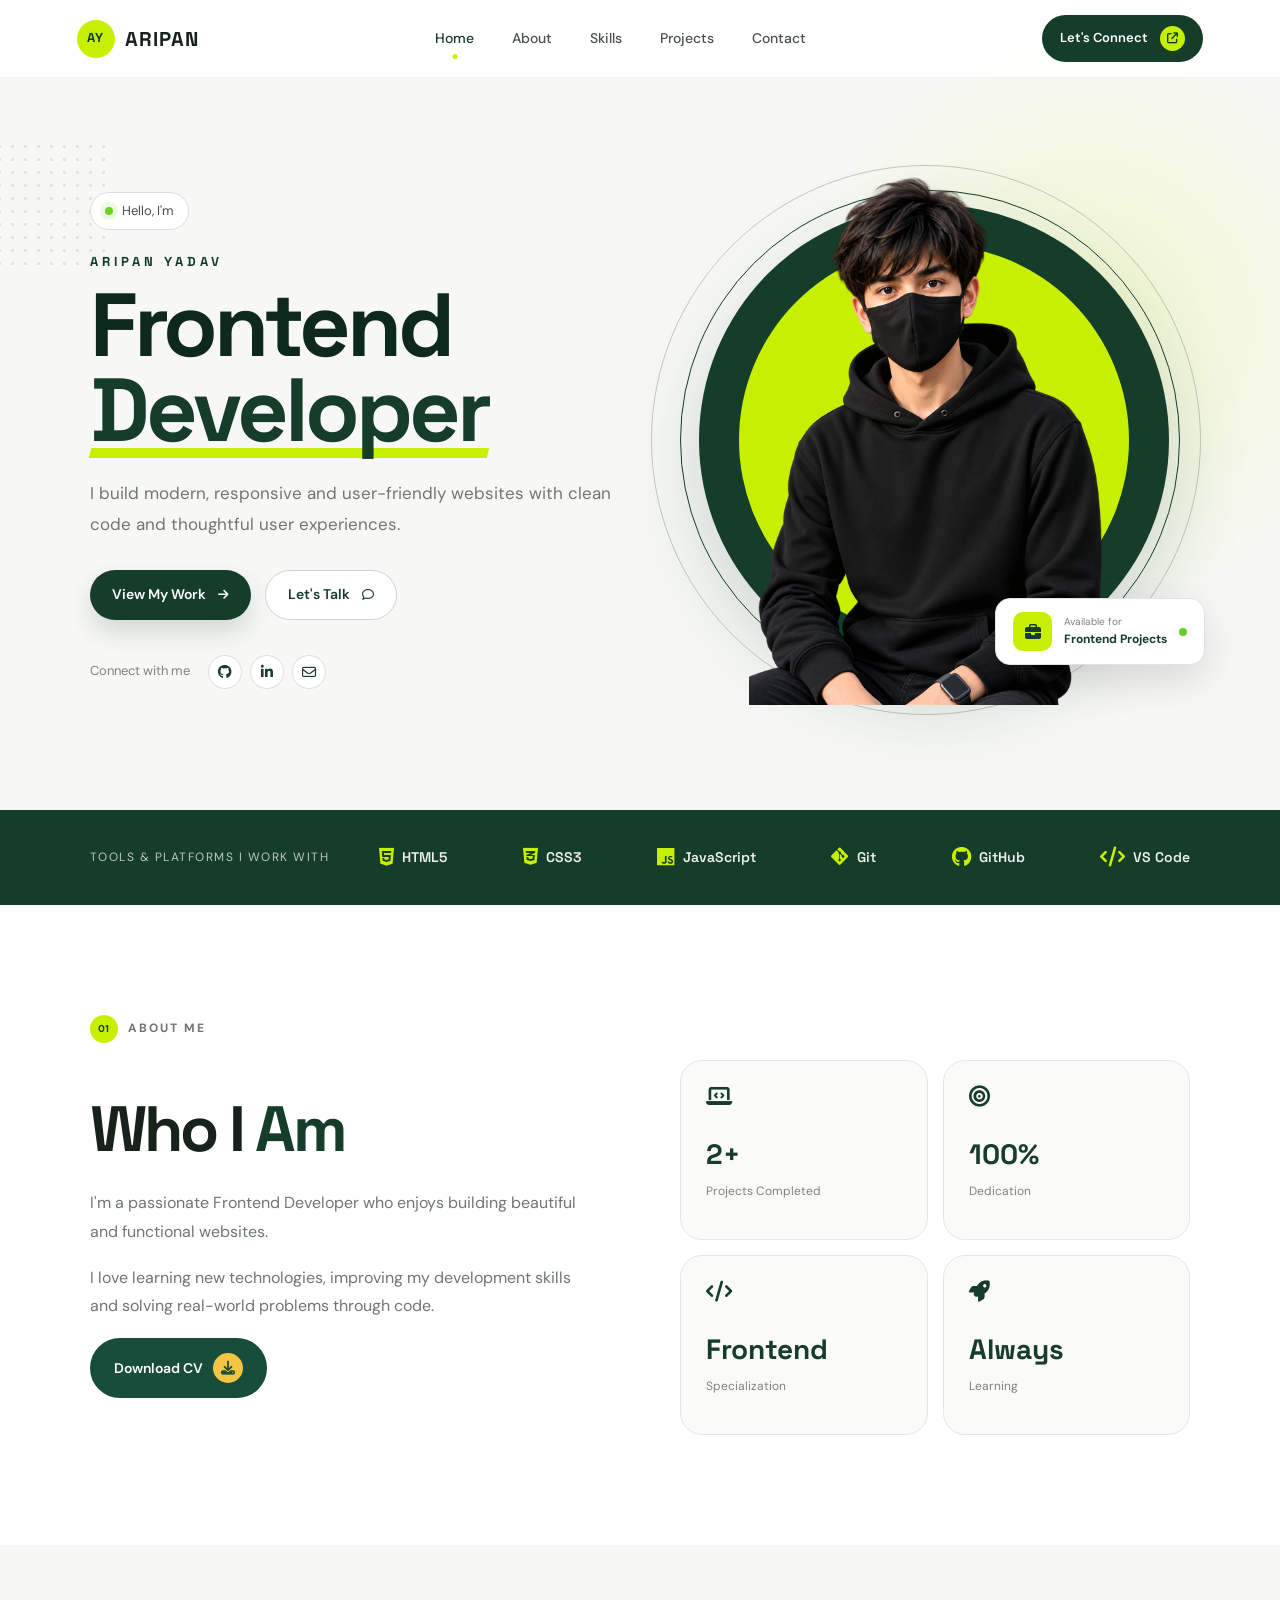
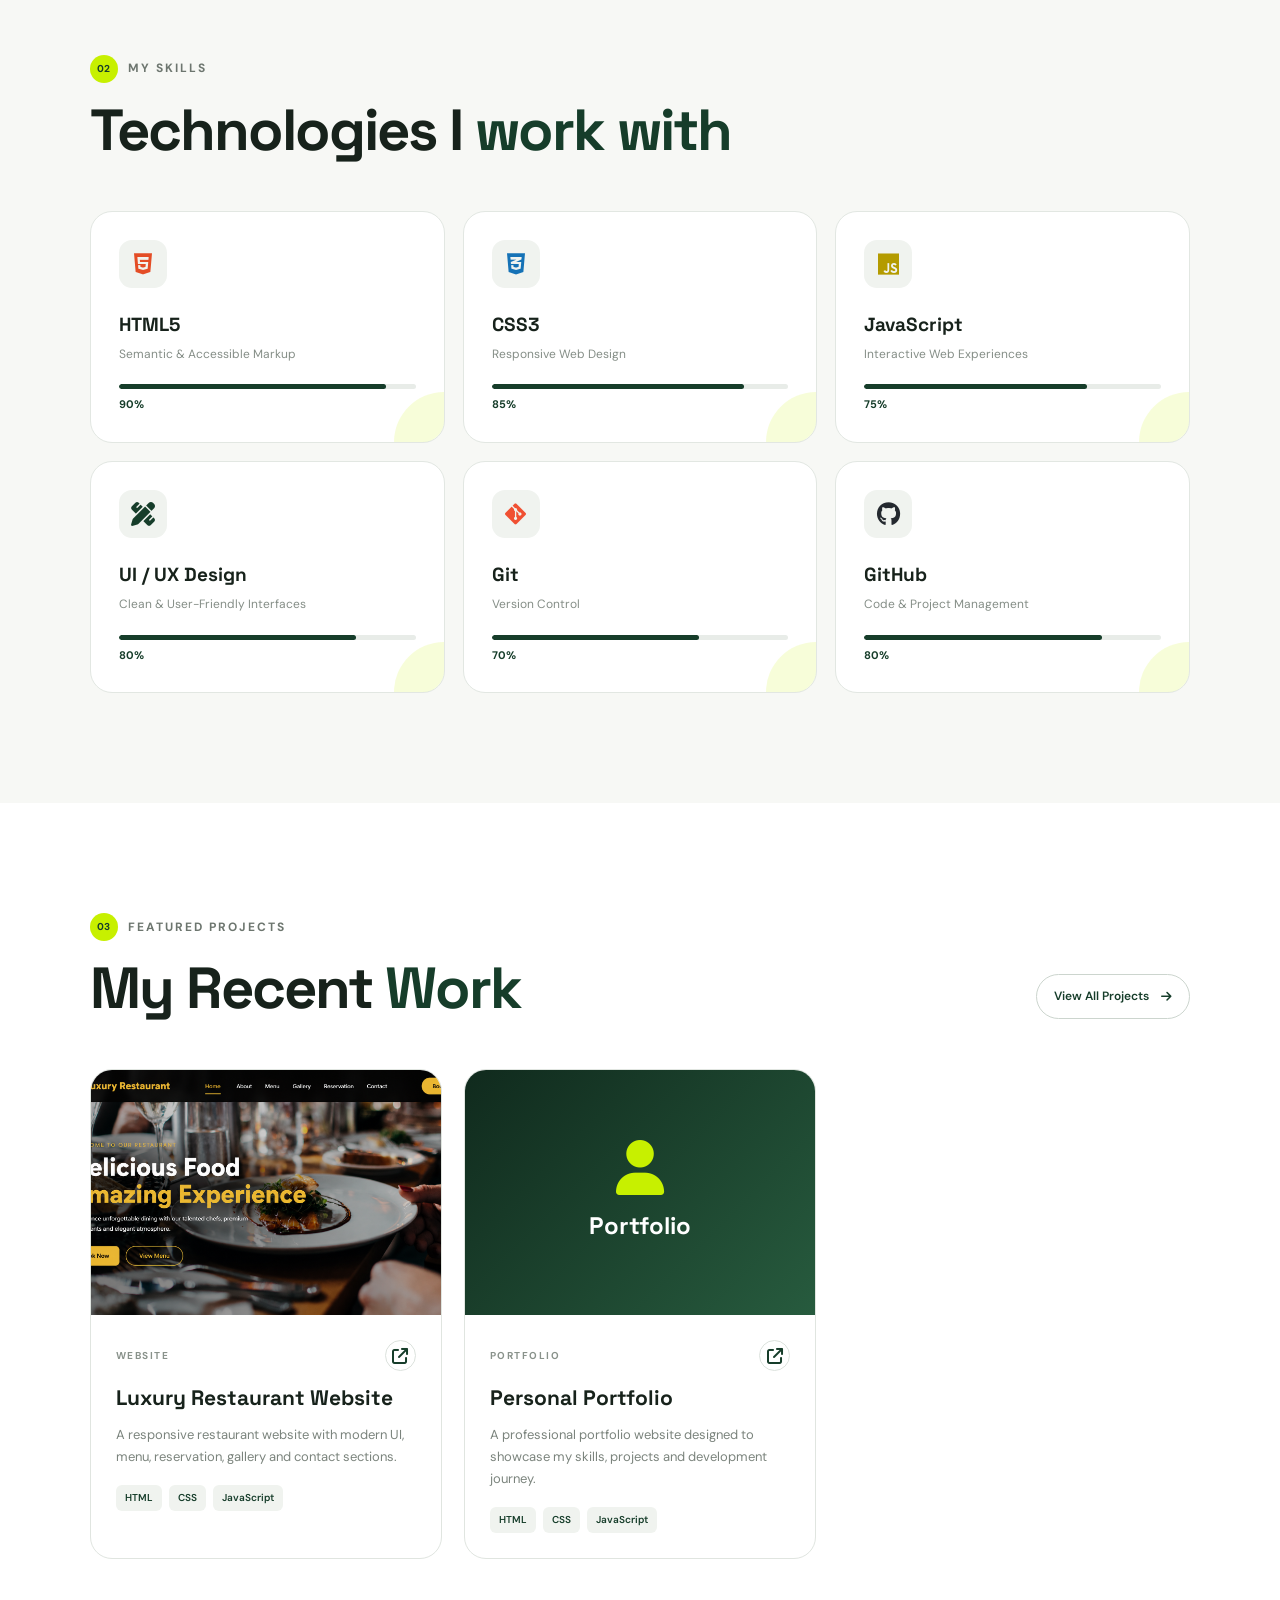
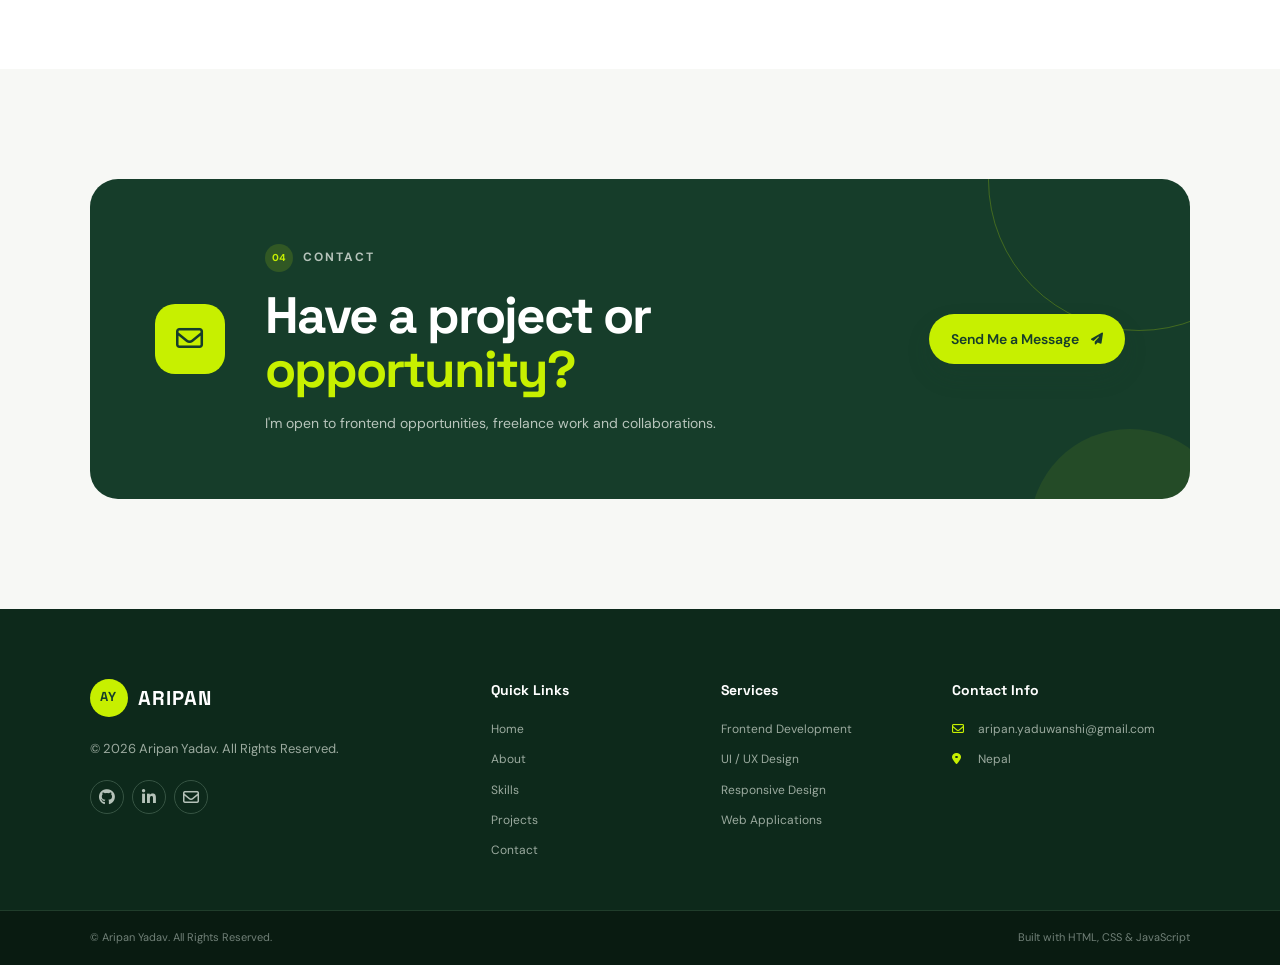
<file: index.html>
<!DOCTYPE html>
<html lang="en">

<head>
    <meta charset="UTF-8">
    <meta name="viewport" content="width=device-width, initial-scale=1.0">

    <title>Aripan Yadav | Frontend Developer</title>

    <meta
        name="description"
        content="Aripan Yadav — Frontend Developer building modern, responsive and user-friendly web experiences."
    >

    <!-- Fonts -->
    <link rel="preconnect" href="https://fonts.googleapis.com">
    <link rel="preconnect" href="https://fonts.gstatic.com" crossorigin>

    <link
        href="https://fonts.googleapis.com/css2?family=DM+Sans:wght@400;500;600;700&family=Space+Grotesk:wght@500;600;700&display=swap"
        rel="stylesheet"
    >

    <!-- Font Awesome -->
    <link
        rel="stylesheet"
        href="https://cdnjs.cloudflare.com/ajax/libs/font-awesome/6.6.0/css/all.min.css"
    >

    <!-- CSS -->
    <link rel="stylesheet" href="style.css">
</head>


<body>


    <!-- =========================
         HEADER
    ========================== -->

    <header class="header">

        <a href="#home" class="logo">

            <span class="logo-mark">AY</span>

            <span>ARIPAN</span>

        </a>


        <nav class="nav">

            <a href="#home" class="active">Home</a>

            <a href="#about">About</a>

            <a href="#skills">Skills</a>

            <a href="#projects">Projects</a>

            <a href="#contact">Contact</a>

        </nav>


        <a href="#contact" class="nav-button">

            Let's Connect

            <i class="fa-solid fa-arrow-up-right-from-square"></i>

        </a>


        <button class="menu-button" aria-label="Open menu">

            <i class="fa-solid fa-bars"></i>

        </button>

    </header>



    <main>


        <!-- =========================
             HERO
        ========================== -->

        <section class="hero" id="home">


            <div class="hero-content">


                <div class="availability">

                    <span></span>

                    Hello, I'm

                </div>


                <p class="small-title">
                    ARIPAN YADAV
                </p>


                <h1>

                    Frontend

                    <span>Developer</span>

                </h1>


                <p class="hero-text">

                    I build modern, responsive and user-friendly
                    websites with clean code and thoughtful
                    user experiences.

                </p>


                <div class="hero-buttons">

                    <a href="#projects" class="button primary">

                        View My Work

                        <i class="fa-solid fa-arrow-right"></i>

                    </a>


                    <a href="#contact" class="button secondary">

                        Let's Talk

                        <i class="fa-regular fa-comment"></i>

                    </a>

                </div>


                <!-- SOCIAL -->

                <div class="social-area">

                    <p>Connect with me</p>


                    <div class="social-links">

                        <a
                            href="https://github.com/AripanYadav"
                            target="_blank"
                            rel="noopener noreferrer"
                            aria-label="GitHub"
                        >

                            <i class="fa-brands fa-github"></i>

                        </a>


                        <a
                            href="https://www.linkedin.com/in/aripan-yaduwanshi-0356bb404"
                            target="_blank"
                            rel="noopener noreferrer"
                            aria-label="LinkedIn"
                        >

                            <i class="fa-brands fa-linkedin-in"></i>

                        </a>


                        <a
                            href="mailto:aripan.yaduwanshi@gmail.com"
                            aria-label="Email"
                        >

                            <i class="fa-regular fa-envelope"></i>

                        </a>

                    </div>

                </div>

            </div>



            <!-- HERO IMAGE -->

            <div class="hero-image-area">


                <div class="green-circle"></div>

                <div class="circle-line circle-one"></div>

                <div class="circle-line circle-two"></div>


              <div class="image-container">

    <img
        src="profile.png"
        alt="Aripan Yadav"
    >
</div> 


                <!-- Floating availability card -->

                <div class="floating-card">

                    <div class="floating-icon">

                        <i class="fa-solid fa-briefcase"></i>

                    </div>


                    <div>

                        <small>Available for</small>

                        <strong>Frontend Projects</strong>

                    </div>


                    <span class="online-dot"></span>

                </div>

            </div>

        </section>



        <!-- =========================
             TOOLS
        ========================== -->

        <section class="tools">

            <div class="tools-title">

                Tools & Platforms I work with

            </div>


            <div class="tools-list">

                <span>

                    <i class="fa-brands fa-html5"></i>

                    HTML5

                </span>


                <span>

                    <i class="fa-brands fa-css3-alt"></i>

                    CSS3

                </span>


                <span>

                    <i class="fa-brands fa-js"></i>

                    JavaScript

                </span>


                <span>

                    <i class="fa-brands fa-git-alt"></i>

                    Git

                </span>


                <span>

                    <i class="fa-brands fa-github"></i>

                    GitHub

                </span>


                <span>

                    <i class="fa-solid fa-code"></i>

                    VS Code

                </span>

            </div>

        </section>



        <!-- =========================
             ABOUT
        ========================== -->

        <section class="section about" id="about">


            <div class="section-label">

                <span>01</span>

                ABOUT ME

            </div>


            <div class="about-grid">


                <div class="about-text">

                    <h2>

                        Who I <span>Am</span>

                    </h2>


                    <p>

                        I'm a passionate Frontend Developer who enjoys
                        building beautiful and functional websites.

                    </p>


                    <p>

                        I love learning new technologies, improving my
                        development skills and solving real-world
                        problems through code.

                    </p>

                    <a href="resume.html" class="download-cv-btn" target="_blank">
                        Download CV

                        <i class="fa-solid fa-download"></i>
                    </a>

     


          

               </div>



                <!-- STATS -->

                <div class="stats">


                    <div class="stat-card">

                        <i class="fa-solid fa-laptop-code"></i>

                        <strong>2+</strong>

                        <span>Projects Completed</span>

                    </div>


                    <div class="stat-card">

                        <i class="fa-solid fa-bullseye"></i>

                        <strong>100%</strong>

                        <span>Dedication</span>

                    </div>


                    <div class="stat-card">

                        <i class="fa-solid fa-code"></i>

                        <strong>Frontend</strong>

                        <span>Specialization</span>

                    </div>


                    <div class="stat-card">

                        <i class="fa-solid fa-rocket"></i>

                        <strong>Always</strong>

                        <span>Learning</span>

                    </div>

                </div>

            </div>

        </section>



        <!-- =========================
             SKILLS
        ========================== -->

        <section class="section skills" id="skills">


            <div class="section-label">

                <span>02</span>

                MY SKILLS

            </div>


            <h2 class="section-heading">

                Technologies I <span>work with</span>

            </h2>


            <div class="skills-grid">


                <div class="skill-card">

                    <div class="skill-icon html">

                        <i class="fa-brands fa-html5"></i>

                    </div>

                    <h3>HTML5</h3>

                    <p>Semantic & Accessible Markup</p>

                    <div class="skill-bar">

                        <span style="width: 90%;"></span>

                    </div>

                    <small>90%</small>

                </div>



                <div class="skill-card">

                    <div class="skill-icon css">

                        <i class="fa-brands fa-css3-alt"></i>

                    </div>

                    <h3>CSS3</h3>

                    <p>Responsive Web Design</p>

                    <div class="skill-bar">

                        <span style="width: 85%;"></span>

                    </div>

                    <small>85%</small>

                </div>



                <div class="skill-card">

                    <div class="skill-icon js">

                        <i class="fa-brands fa-js"></i>

                    </div>

                    <h3>JavaScript</h3>

                    <p>Interactive Web Experiences</p>

                    <div class="skill-bar">

                        <span style="width: 75%;"></span>

                    </div>

                    <small>75%</small>

                </div>



                <div class="skill-card">

                    <div class="skill-icon ui">

                        <i class="fa-solid fa-pen-ruler"></i>

                    </div>

                    <h3>UI / UX Design</h3>

                    <p>Clean & User-Friendly Interfaces</p>

                    <div class="skill-bar">

                        <span style="width: 80%;"></span>

                    </div>

                    <small>80%</small>

                </div>



                <div class="skill-card">

                    <div class="skill-icon git">

                        <i class="fa-brands fa-git-alt"></i>

                    </div>

                    <h3>Git</h3>

                    <p>Version Control</p>

                    <div class="skill-bar">

                        <span style="width: 70%;"></span>

                    </div>

                    <small>70%</small>

                </div>



                <div class="skill-card">

                    <div class="skill-icon github">

                        <i class="fa-brands fa-github"></i>

                    </div>

                    <h3>GitHub</h3>

                    <p>Code & Project Management</p>

                    <div class="skill-bar">

                        <span style="width: 80%;"></span>

                    </div>

                    <small>80%</small>

                </div>


            </div>

        </section>



        <!-- =========================
             PROJECTS
        ========================== -->

        <section class="section projects" id="projects">


            <div class="projects-header">


                <div>

                    <div class="section-label">

                        <span>03</span>

                        FEATURED PROJECTS

                    </div>


                    <h2 class="section-heading">

                        My Recent <span>Work</span>

                    </h2>

                </div>


                <a href="#" class="view-projects">

                    View All Projects

                    <i class="fa-solid fa-arrow-right"></i>

                </a>

            </div>



            <div class="projects-grid">


                <!-- PROJECT 1 -->

               


                <!-- PROJECT 2 -->

                <article class="project-card">


                    <div class="project-image">

                       <img
                         src="restaurant-project.png"
                         alt="Luxury Restaurant Website"
                       >
                    </div>


                    <div class="project-body">

                        <div class="project-top">

                            <span>WEBSITE</span>

                            <a
                                href="https://aripanyadav.github.io/restaurant-website/"
                                target="_blank"
                                rel="noopener noreferrer"
                            >

                                <i class="fa-solid fa-arrow-up-right-from-square"></i>

                            </a>

                        </div>


                        <h3>Luxury Restaurant Website</h3>


                        <p>

                            A responsive restaurant website with
                            modern UI, menu, reservation, gallery
                            and contact sections.

                        </p>


                        <div class="tags">

                            <span>HTML</span>

                            <span>CSS</span>

                            <span>JavaScript</span>

                        </div>

                    </div>

                </article>



                <!-- PROJECT 3 -->

                <article class="project-card">


                    <div class="project-image">

                        <div class="project-placeholder portfolio">

                            <i class="fa-solid fa-user"></i>

                            <span>Portfolio</span>

                        </div>

                    </div>


                    <div class="project-body">

                        <div class="project-top">

                            <span>PORTFOLIO</span>

                            <a href="#home">

                                <i class="fa-solid fa-arrow-up-right-from-square"></i>

                            </a>

                        </div>


                        <h3>Personal Portfolio</h3>


                        <p>

                            A professional portfolio website designed
                            to showcase my skills, projects and
                            development journey.

                        </p>


                        <div class="tags">

                            <span>HTML</span>

                            <span>CSS</span>

                            <span>JavaScript</span>

                        </div>

                    </div>

                </article>

            </div>

        </section>



        <!-- =========================
             CONTACT
        ========================== -->

        <section class="section contact" id="contact">


            <div class="contact-box">


                <div class="contact-icon">

                    <i class="fa-regular fa-envelope"></i>

                </div>


                <div class="contact-content">

                    <div class="section-label">

                        <span>04</span>

                        CONTACT

                    </div>


                    <h2>

                        Have a project or

                        <span>opportunity?</span>

                    </h2>


                    <p>

                        I'm open to frontend opportunities,
                        freelance work and collaborations.

                    </p>

                </div>


                <a
                    href="mailto:aripan.yaduwanshi@gmail.com"
                    class="button primary"
                >

                    Send Me a Message

                    <i class="fa-solid fa-paper-plane"></i>

                </a>

            </div>

        </section>

    </main>



    <!-- =========================
         FOOTER
    ========================== -->

    <footer>


        <div class="footer-brand">

            <div class="logo">

                <span class="logo-mark">AY</span>

                <span>ARIPAN</span>

            </div>


            <p>

                Frontend Developer focused on building
                modern and user-friendly web experiences.

            </p>


            <div class="footer-socials">

                <a
                    href="https://github.com/AripanYadav"
                    target="_blank"
                    rel="noopener noreferrer"
                >

                    <i class="fa-brands fa-github"></i>

                </a>


                <a
                    href="https://www.linkedin.com/in/aripan-yaduwanshi-0356bb404"
                    target="_blank"
                    rel="noopener noreferrer"
                >

                    <i class="fa-brands fa-linkedin-in"></i>

                </a>


                <a
                    href="mailto:aripan.yaduwanshi@gmail.com"
                >

                    <i class="fa-regular fa-envelope"></i>

                </a>

            </div>

        </div>



        <div class="footer-column">

            <h3>Quick Links</h3>

            <a href="#home">Home</a>

            <a href="#about">About</a>

            <a href="#skills">Skills</a>

            <a href="#projects">Projects</a>

            <a href="#contact">Contact</a>

        </div>



        <div class="footer-column">

            <h3>Services</h3>

            <span>Frontend Development</span>

            <span>UI / UX Design</span>

            <span>Responsive Design</span>

            <span>Web Applications</span>

        </div>



        <div class="footer-column">

            <h3>Contact Info</h3>

            <a href="mailto:aripan.yaduwanshi@gmail.com">

                <i class="fa-regular fa-envelope"></i>

                aripan.yaduwanshi@gmail.com

            </a>


            <span>

                <i class="fa-solid fa-location-dot"></i>

                Nepal

            </span>

        </div>

    </footer>



    <div class="copyright">

        <p>
            © <span id="year"></span> Aripan Yadav. All Rights Reserved.
        </p>

        <p>
            Built with HTML, CSS & JavaScript
        </p>

    </div>



    <!-- Back To Top -->

    <button class="top-button" aria-label="Back to top">

        <i class="fa-solid fa-arrow-up"></i>

    </button>



    <!-- JavaScript -->

    <script src="script.js"></script>

</body>

</html>
</file>
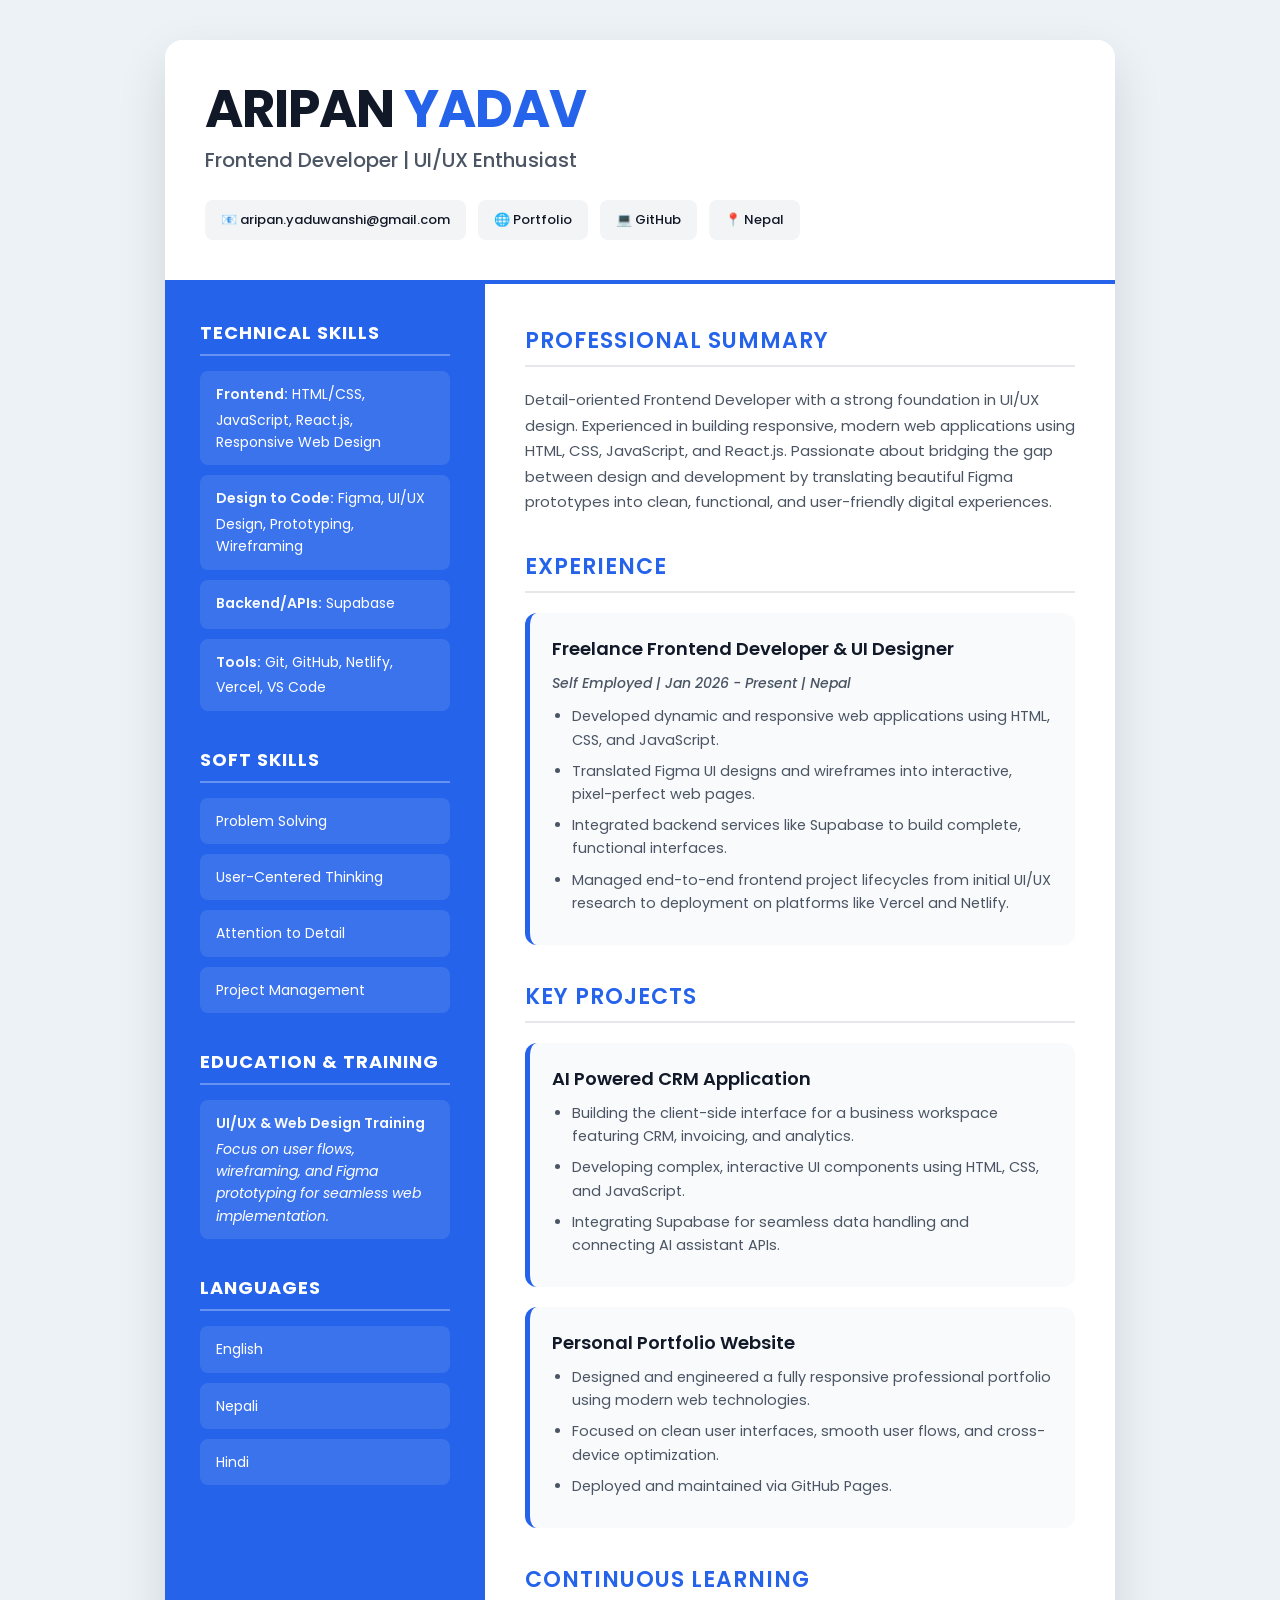
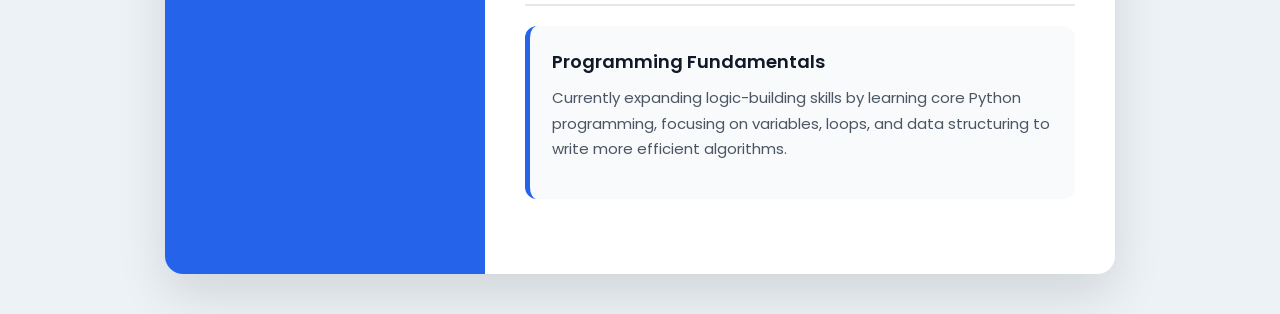
<file: resume.html>
<!DOCTYPE html>
<html lang="en">
<head>
    <meta charset="UTF-8">
    <meta name="viewport" content="width=device-width, initial-scale=1.0">
    <title>Aripan Yadav - Frontend Developer</title>
    <link rel="stylesheet" href="resume.css">
    <link rel="preconnect" href="https://fonts.googleapis.com">
    <link rel="preconnect" href="https://fonts.gstatic.com" crossorigin>
    <link href="https://fonts.googleapis.com/css2?family=Poppins:wght@300;400;500;600;700&display=swap" rel="stylesheet">
</head>
<body>

<main class="resume">
    <header class="header">
        <h1>ARIPAN <span>YADAV</span></h1>
        <h2>Frontend Developer | UI/UX Enthusiast</h2>
        
        <div class="contact">
            <span class="item">📧 <a href="mailto:aripan.yaduwanshi@gmail.com">aripan.yaduwanshi@gmail.com</a></span>
            <span class="item">🌐 <a href="https://aripanyadav.github.io/portfolio" target="_blank">Portfolio</a></span>
            <span class="item">💻 <a href="https://github.com/aripanyadav" target="_blank">GitHub</a></span>
            <span class="item">📍 Nepal</span>
        </div>
    </header>

    <div class="content">
        <aside class="left">
            <section class="skills">
                <h3>Technical Skills</h3>
                <ul>
                    <li><strong>Frontend:</strong> HTML/CSS, JavaScript, React.js, Responsive Web Design</li>
                    <li><strong>Design to Code:</strong> Figma, UI/UX Design, Prototyping, Wireframing</li>
                    <li><strong>Backend/APIs:</strong> Supabase</li>
                    <li><strong>Tools:</strong> Git, GitHub, Netlify, Vercel, VS Code</li>
                </ul>
            </section>

            <section class="strengths">
                <h3>Soft Skills</h3>
                <ul>
                    <li>Problem Solving</li>
                    <li>User-Centered Thinking</li>
                    <li>Attention to Detail</li>
                    <li>Project Management</li>
                </ul>
            </section>

            <section class="education">
                <h3>Education & Training</h3>
                <ul>
                    <li>
                        <strong>UI/UX & Web Design Training</strong><br>
                        <em>Focus on user flows, wireframing, and Figma prototyping for seamless web implementation.</em>
                    </li>
                </ul>
            </section>

            <section class="languages">
                <h3>Languages</h3>
                <ul>
                    <li>English</li>
                    <li>Nepali</li>
                    <li>Hindi</li>
                </ul>
            </section>
        </aside>

        <div class="right">
            <section class="summary">
                <h3>Professional Summary</h3>
                <p>
                    Detail-oriented Frontend Developer with a strong foundation in UI/UX design. Experienced in building responsive, modern web applications using HTML, CSS, JavaScript, and React.js. Passionate about bridging the gap between design and development by translating beautiful Figma prototypes into clean, functional, and user-friendly digital experiences.
                </p>
            </section>

            <section class="experience">
                <h3>Experience</h3>
                <div class="project">
                    <h4>Freelance Frontend Developer & UI Designer</h4>
                    <p style="margin-bottom: 10px; font-size: 14px; font-weight: 500;"><em>Self Employed | Jan 2026 - Present | Nepal</em></p>
                    <ul>
                        <li>Developed dynamic and responsive web applications using HTML, CSS, and JavaScript.</li>
                        <li>Translated Figma UI designs and wireframes into interactive, pixel-perfect web pages.</li>
                        <li>Integrated backend services like Supabase to build complete, functional interfaces.</li>
                        <li>Managed end-to-end frontend project lifecycles from initial UI/UX research to deployment on platforms like Vercel and Netlify.</li>
                    </ul>
                </div>
            </section>

            <section class="projects">
                <h3>Key Projects</h3>
                
                <div class="project">
                    <h4>AI Powered CRM Application</h4>
                    <ul>
                        <li>Building the client-side interface for a business workspace featuring CRM, invoicing, and analytics.</li>
                        <li>Developing complex, interactive UI components using HTML, CSS, and JavaScript.</li>
                        <li>Integrating Supabase for seamless data handling and connecting AI assistant APIs.</li>
                    </ul>
                </div>

                <div class="project">
                    <h4>Personal Portfolio Website</h4>
                    <ul>
                        <li>Designed and engineered a fully responsive professional portfolio using modern web technologies.</li>
                        <li>Focused on clean user interfaces, smooth user flows, and cross-device optimization.</li>
                        <li>Deployed and maintained via GitHub Pages.</li>
                    </ul>
                </div>
            </section>

            <section class="learning">
                <h3>Continuous Learning</h3>
                <div class="project">
                    <h4>Programming Fundamentals</h4>
                    <p>Currently expanding logic-building skills by learning core Python programming, focusing on variables, loops, and data structuring to write more efficient algorithms.</p>
                </div>
            </section>
        </div>
    </div>
</main>

</body>
</html>
</file>
<file: style.css>
/* =========================================================
   ARIPAN YADAV — PORTFOLIO
   Original Portfolio Design
========================================================= */


/* =========================================================
   RESET
========================================================= */

* {
    margin: 0;
    padding: 0;
    box-sizing: border-box;
}

html {
    scroll-behavior: smooth;
}

body {
    font-family: "DM Sans", sans-serif;
    background: #f7f8f5;
    color: #17221b;
    line-height: 1.6;
    overflow-x: hidden;
}

a {
    text-decoration: none;
    color: inherit;
}

button {
    font-family: inherit;
}

img {
    max-width: 100%;
    display: block;
}


/* =========================================================
   VARIABLES
========================================================= */

:root {

    --green: #163d2a;
    --green-dark: #0d291b;
    --green-light: #285c40;

    --lime: #c7f000;
    --lime-dark: #9fca00;

    --white: #ffffff;
    --off-white: #f7f8f5;

    --text: #17221b;
    --muted: #6e786f;

    --border: #dfe4df;

    --shadow:
        0 20px 60px rgba(16, 39, 26, 0.08);

    --radius: 22px;
}


/* =========================================================
   HEADER
========================================================= */

.header {

    position: fixed;

    top: 0;
    left: 0;

    width: 100%;

    height: 78px;

    padding: 0 6%;

    display: flex;

    align-items: center;

    justify-content: space-between;

    background: rgba(247, 248, 245, 0.88);

    backdrop-filter: blur(18px);

    border-bottom: 1px solid rgba(0, 0, 0, 0.05);

    z-index: 1000;
}


/* LOGO */

.logo {

    display: flex;

    align-items: center;

    gap: 10px;

    font-family: "Space Grotesk", sans-serif;

    font-size: 20px;

    font-weight: 700;

    letter-spacing: 1px;
}

.logo-mark {

    width: 38px;
    height: 38px;

    display: grid;

    place-items: center;

    background: var(--lime);

    color: var(--green);

    border-radius: 50%;

    font-size: 13px;

    font-weight: 800;
}


/* NAV */

.nav {

    display: flex;

    align-items: center;

    gap: 38px;
}

.nav a {

    position: relative;

    font-size: 14px;

    font-weight: 500;

    color: #475149;

    transition: 0.3s ease;
}

.nav a:hover,
.nav a.active {

    color: var(--green);
}

.nav a.active::after {

    content: "";

    position: absolute;

    left: 50%;

    bottom: -9px;

    width: 5px;
    height: 5px;

    background: var(--lime);

    border-radius: 50%;

    transform: translateX(-50%);
}


/* NAV BUTTON */

.nav-button {

    display: flex;

    align-items: center;

    gap: 12px;

    padding: 11px 18px;

    background: var(--green);

    color: white;

    border-radius: 30px;

    font-size: 13px;

    font-weight: 600;

    transition: 0.3s ease;
}

.nav-button i {

    width: 25px;
    height: 25px;

    display: grid;

    place-items: center;

    background: var(--lime);

    color: var(--green);

    border-radius: 50%;

    font-size: 11px;
}

.nav-button:hover {

    transform: translateY(-2px);

    box-shadow: 0 10px 25px rgba(22, 61, 42, 0.2);
}


/* MOBILE MENU */

.menu-button {

    display: none;

    border: none;

    background: none;

    font-size: 23px;

    color: var(--green);

    cursor: pointer;
}


/* =========================================================
   HERO
========================================================= */

.hero {

    min-height: 760px;

    padding: 150px 7% 80px;

    display: grid;

    grid-template-columns: 1fr 1fr;

    align-items: center;

    gap: 40px;

    position: relative;

    overflow: hidden;

    background:

        radial-gradient(
            circle at 85% 40%,
            rgba(199, 240, 0, 0.16),
            transparent 25%
        ),

        var(--off-white);
}


/* small decorative dots */

.hero::before {

    content: "";

    position: absolute;

    width: 130px;
    height: 130px;

    top: 140px;
    left: -20px;

    background-image:
        radial-gradient(
            #d7ddd8 1.5px,
            transparent 1.5px
        );

    background-size: 13px 13px;

    opacity: 0.7;
}


/* HERO CONTENT */

.hero-content {

    position: relative;

    z-index: 2;

    max-width: 620px;
}


.availability {

    display: inline-flex;

    align-items: center;

    gap: 9px;

    padding: 8px 14px;

    border: 1px solid #d9dfd9;

    border-radius: 30px;

    background: white;

    color: #435048;

    font-size: 13px;

    margin-bottom: 22px;
}

.availability span {

    width: 8px;
    height: 8px;

    background: #6fd11d;

    border-radius: 50%;

    box-shadow: 0 0 0 5px rgba(111, 209, 29, 0.12);
}


.small-title {

    font-family: "Space Grotesk", sans-serif;

    font-size: 13px;

    font-weight: 700;

    letter-spacing: 4px;

    color: var(--green);

    margin-bottom: 10px;
}


.hero h1 {

    font-family: "Space Grotesk", sans-serif;

    font-size: clamp(60px, 7vw, 94px);

    line-height: 0.95;

    letter-spacing: -4px;

    color: var(--green-dark);

    margin-bottom: 25px;
}

.hero h1 span {

    display: block;

    color: var(--green);

    position: relative;

    width: max-content;
}

.hero h1 span::after {

    content: "";

    position: absolute;

    height: 10px;

    width: 100%;

    left: 0;

    bottom: -5px;

    background: var(--lime);

    z-index: -1;

    transform: skewX(-15deg);
}


.hero-text {

    max-width: 540px;

    color: var(--muted);

    font-size: 17px;

    line-height: 1.8;

    margin-bottom: 30px;
}


/* BUTTONS */

.hero-buttons {

    display: flex;

    gap: 14px;

    flex-wrap: wrap;

    margin-bottom: 35px;
}

.button {

    display: inline-flex;

    align-items: center;

    justify-content: center;

    gap: 12px;

    min-height: 50px;

    padding: 0 22px;

    border-radius: 30px;

    font-size: 14px;

    font-weight: 600;

    transition: 0.3s ease;
}

.button i {

    font-size: 12px;
}

.button.primary {

    background: var(--green);

    color: white;

    box-shadow:
        0 12px 25px rgba(22, 61, 42, 0.16);
}

.button.primary:hover {

    transform: translateY(-4px);

    background: var(--green-dark);

    box-shadow:
        0 18px 35px rgba(22, 61, 42, 0.23);
}

.button.secondary {

    background: white;

    border: 1px solid #ccd4ce;

    color: var(--green);
}

.button.secondary:hover {

    border-color: var(--green);

    transform: translateY(-4px);
}


/* SOCIAL */

.social-area {

    display: flex;

    align-items: center;

    gap: 18px;
}

.social-area p {

    color: #7c847e;

    font-size: 13px;
}

.social-links {

    display: flex;

    gap: 8px;
}

.social-links a {

    width: 34px;
    height: 34px;

    display: grid;

    place-items: center;

    border: 1px solid #d9ded9;

    border-radius: 50%;

    background: white;

    color: var(--green);

    font-size: 14px;

    transition: 0.3s ease;
}

.social-links a:hover {

    background: var(--green);

    color: var(--lime);

    transform: translateY(-3px);
}


/* =========================================================
   HERO IMAGE
========================================================= */

.hero-image-area {

    min-height: 580px;

    position: relative;

    display: flex;

    align-items: center;

    justify-content: center;
}


/* GREEN CIRCLE */

.green-circle {

    position: absolute;

    width: 470px;
    height: 470px;

    background: var(--green);

    border-radius: 50%;

    right: 4%;

    top: 50%;

    transform: translateY(-50%);

    box-shadow:
        0 30px 80px rgba(22, 61, 42, 0.18);
}


/* LIME CIRCLE */

.green-circle::before {

    content: "";

    position: absolute;

    width: 390px;
    height: 390px;

    background: var(--lime);

    border-radius: 50%;

    left: 50%;
    top: 50%;

    transform: translate(-50%, -50%);
}


/* IMAGE */

.image-container {

    position: relative;

    z-index: 3;

    width: 430px;

    height: 530px;

    display: flex;

    align-items: flex-end;

    justify-content: center;

    overflow: hidden;
}

.image-container img {

    width: 100%;
    height: 100%;

    object-fit: contain;
    object-position: center bottom;

    border-radius: 0;

    filter: contrast(1.02);
}


/* CIRCLE DECORATION */

.circle-line {

    position: absolute;

    border: 1px solid var(--green);

    border-radius: 50%;

    z-index: 1;
}

.circle-one {

    width: 500px;
    height: 500px;

    right: 2%;

    top: 50%;

    transform: translateY(-50%);
}

.circle-two {

    width: 550px;
    height: 550px;

    right: -2%;

    top: 50%;

    transform: translateY(-50%);

    border-color: rgba(22, 61, 42, 0.25);
}


/* FLOATING CARD */

.floating-card {

    position: absolute;

    right: -15px;

    bottom: 65px;

    z-index: 5;

    display: flex;

    align-items: center;

    gap: 12px;

    padding: 13px 17px;

    background: white;

    border: 1px solid #e1e5e1;

    border-radius: 15px;

    box-shadow: 0 15px 40px rgba(0, 0, 0, 0.12);

    animation: floatCard 4s ease-in-out infinite;
}

@keyframes floatCard {

    0%,
    100% {
        transform: translateY(0);
    }

    50% {
        transform: translateY(-10px);
    }
}

.floating-icon {

    width: 39px;
    height: 39px;

    display: grid;

    place-items: center;

    border-radius: 10px;

    background: var(--lime);

    color: var(--green);
}

.floating-card small {

    display: block;

    color: #7b847e;

    font-size: 10px;
}

.floating-card strong {

    display: block;

    color: var(--green);

    font-size: 12px;
}

.online-dot {

    width: 8px;
    height: 8px;

    border-radius: 50%;

    background: #69ce25;
}


/* =========================================================
   TOOLS
========================================================= */

.tools {

    min-height: 95px;

    padding: 25px 7%;

    display: flex;

    align-items: center;

    gap: 50px;

    background: var(--green);

    color: white;
}

.tools-title {

    min-width: 200px;

    color: #b9c8be;

    font-size: 12px;

    text-transform: uppercase;

    letter-spacing: 1.5px;
}

.tools-list {

    flex: 1;

    display: flex;

    justify-content: space-between;

    align-items: center;

    gap: 25px;

    flex-wrap: wrap;
}

.tools-list span {

    display: flex;

    align-items: center;

    gap: 8px;

    color: #edf2ee;

    font-family: "Space Grotesk", sans-serif;

    font-size: 14px;

    font-weight: 600;
}

.tools-list i {

    color: var(--lime);

    font-size: 20px;
}


/* =========================================================
   GENERAL SECTIONS
========================================================= */

.section {

    padding: 110px 7%;

    max-width: 1500px;

    margin: auto;
}

.section-label {

    display: flex;

    align-items: center;

    gap: 10px;

    margin-bottom: 17px;

    color: #6d766f;

    font-size: 12px;

    font-weight: 700;

    letter-spacing: 2px;
}

.section-label span {

    display: grid;

    place-items: center;

    width: 28px;
    height: 28px;

    border-radius: 50%;

    background: var(--lime);

    color: var(--green);

    font-size: 10px;

    letter-spacing: 0;
}


.section-heading {

    font-family: "Space Grotesk", sans-serif;

    font-size: clamp(38px, 5vw, 58px);

    line-height: 1.05;

    letter-spacing: -2px;

    margin-bottom: 50px;
}

.section-heading span {

    color: var(--green);

    position: relative;
}


/* =========================================================
   ABOUT
========================================================= */

.about {

    background: white;

    max-width: none;

    padding-left: 7%;

    padding-right: 7%;
}

.about-grid {

    display: grid;

    grid-template-columns: 1fr 1fr;

    gap: 80px;

    align-items: center;
}

.about-text h2 {

    font-family: "Space Grotesk", sans-serif;

    font-size: clamp(40px, 5vw, 65px);

    line-height: 1;

    letter-spacing: -3px;

    margin-bottom: 28px;
}

.about-text h2 span {

    color: var(--green);
}

.about-text p {

    max-width: 590px;

    color: var(--muted);

    font-size: 16px;

    line-height: 1.8;

    margin-bottom: 17px;
}

.download-cv-btn {
    display: inline-flex;
    align-items: center;
    justify-content: center;
    gap: 10px;

    padding: 13px 22px;

    background: #174d3a;
    color: #ffffff;

    border: 2px solid #174d3a;
    border-radius: 30px;

    font-size: 14px;
    font-weight: 600;

    text-decoration: none;

    transition: 0.3s ease;
}

.download-cv-btn i {
    color: #174d3a;

    background: #f4c542;

    width: 30px;
    height: 30px;

    display: flex;
    align-items: center;
    justify-content: center;

    border-radius: 50%;
}

.download-cv-btn:hover {
    background: #10372a;

    transform: translateY(-3px);

    box-shadow: 0 10px 25px rgba(23, 77, 58, 0.2);
}

.download-cv:hover {

    background: var(--green);

    color: white;

    transform: translateY(-3px);
}


/* STATS */

.stats {

    display: grid;

    grid-template-columns: 1fr 1fr;

    gap: 15px;
}

.stat-card {

    min-height: 180px;

    padding: 25px;

    border: 1px solid #e2e7e2;

    border-radius: var(--radius);

    background: #fafbf9;

    transition: 0.3s ease;
}

.stat-card:hover {

    transform: translateY(-7px);

    border-color: var(--lime);

    box-shadow: var(--shadow);
}

.stat-card i {

    color: var(--green);

    font-size: 21px;

    margin-bottom: 25px;
}

.stat-card strong {

    display: block;

    font-family: "Space Grotesk", sans-serif;

    font-size: 28px;

    color: var(--green);
}

.stat-card span {

    color: #7b847d;

    font-size: 12px;
}


/* =========================================================
   SKILLS
========================================================= */

.skills {

    background: #f7f8f5;

    max-width: none;
}

.skills > * {

    max-width: 1360px;

    margin-left: auto;

    margin-right: auto;
}

.skills-grid {

    max-width: 1360px;

    margin: auto;

    display: grid;

    grid-template-columns: repeat(3, 1fr);

    gap: 18px;
}

.skill-card {

    position: relative;

    padding: 28px;

    min-height: 220px;

    background: white;

    border: 1px solid #e2e7e2;

    border-radius: var(--radius);

    transition: 0.35s ease;

    overflow: hidden;
}

.skill-card::after {

    content: "";

    position: absolute;

    width: 100px;
    height: 100px;

    right: -50px;
    bottom: -50px;

    background: var(--lime);

    border-radius: 50%;

    opacity: 0.15;

    transition: 0.3s ease;
}

.skill-card:hover {

    transform: translateY(-8px);

    border-color: #cbd8ce;

    box-shadow: var(--shadow);
}

.skill-card:hover::after {

    transform: scale(2);
}

.skill-icon {

    width: 48px;
    height: 48px;

    display: grid;

    place-items: center;

    border-radius: 13px;

    background: #f0f3ef;

    font-size: 24px;

    margin-bottom: 22px;
}

.skill-icon.html {

    color: #e44d26;
}

.skill-icon.css {

    color: #1572b6;
}

.skill-icon.js {

    color: #b49b00;
}

.skill-icon.ui {

    color: var(--green);
}

.skill-icon.git {

    color: #f05032;
}

.skill-icon.github {

    color: #24292f;
}

.skill-card h3 {

    font-family: "Space Grotesk", sans-serif;

    font-size: 19px;

    margin-bottom: 5px;
}

.skill-card p {

    color: #858e87;

    font-size: 12px;

    margin-bottom: 20px;
}

.skill-bar {

    width: 100%;

    height: 5px;

    background: #e8ece8;

    border-radius: 10px;

    overflow: hidden;
}

.skill-bar span {

    display: block;

    height: 100%;

    background: var(--green);

    border-radius: inherit;

    transform-origin: left;

    animation: skillFill 1.5s ease;
}

@keyframes skillFill {

    from {
        transform: scaleX(0);
    }

    to {
        transform: scaleX(1);
    }
}

.skill-card small {

    display: block;

    margin-top: 7px;

    color: var(--green);

    font-size: 11px;

    font-weight: 700;
}


/* =========================================================
   PROJECTS
========================================================= */

.projects {

    background: white;

    max-width: none;
}

.projects-header {

    max-width: 1360px;

    margin: auto;

    display: flex;

    align-items: flex-end;

    justify-content: space-between;
}

.projects-header .section-heading {

    margin-bottom: 0;
}

.view-projects {

    display: flex;

    align-items: center;

    gap: 12px;

    padding: 12px 17px;

    border: 1px solid #ccd5ce;

    border-radius: 30px;

    font-size: 12px;

    font-weight: 600;

    color: var(--green);

    transition: 0.3s ease;
}

.view-projects:hover {

    background: var(--green);

    color: white;
}

.projects-grid {

    max-width: 1360px;

    margin: 50px auto 0;

    display: grid;

    grid-template-columns: repeat(3, 1fr);

    gap: 22px;
}

.project-card {

    background: white;

    border: 1px solid #e0e5e0;

    border-radius: var(--radius);

    overflow: hidden;

    transition: 0.4s ease;
}

.project-card:hover {

    transform: translateY(-10px);

    box-shadow: var(--shadow);
}

.project-image {

    height: 245px;

    overflow: hidden;

    background: #eef2ee;
}

.project-image img {

    width: 100%;
    height: 100%;

    object-fit: cover;

    transition: 0.5s ease;
}

.project-card:hover .project-image img {

    transform: scale(1.06);
}


/* PROJECT PLACEHOLDER */

.project-placeholder {

    width: 100%;
    height: 100%;

    display: flex;

    flex-direction: column;

    align-items: center;

    justify-content: center;

    gap: 12px;

    background:

        radial-gradient(
            circle at 50% 45%,
            rgba(199, 240, 0, 0.3),
            transparent 20%
        ),

        var(--green);

    color: white;
}

.project-placeholder i {

    font-size: 55px;

    color: var(--lime);
}

.project-placeholder span {

    font-family: "Space Grotesk", sans-serif;

    font-size: 24px;

    font-weight: 700;
}

.project-placeholder.portfolio {

    background:

        linear-gradient(
            135deg,
            #102a1d,
            #275b3e
        );
}


/* PROJECT BODY */

.project-body {

    padding: 25px;
}

.project-top {

    display: flex;

    align-items: center;

    justify-content: space-between;

    margin-bottom: 10px;
}

.project-top span {

    font-size: 10px;

    letter-spacing: 1.5px;

    color: #89928b;

    font-weight: 700;
}

.project-top a {

    width: 31px;
    height: 31px;

    display: grid;

    place-items: center;

    border: 1px solid #dce2dd;

    border-radius: 50%;

    color: var(--green);

    transition: 0.3s ease;
}

.project-top a:hover {

    background: var(--green);

    color: var(--lime);
}

.project-body h3 {

    font-family: "Space Grotesk", sans-serif;

    font-size: 21px;

    margin-bottom: 9px;
}

.project-body p {

    color: #7b847d;

    font-size: 13px;

    line-height: 1.7;

    margin-bottom: 17px;
}

.tags {

    display: flex;

    flex-wrap: wrap;

    gap: 7px;
}

.tags span {

    padding: 5px 9px;

    border-radius: 6px;

    background: #f0f3ef;

    color: var(--green);

    font-size: 10px;

    font-weight: 600;
}


/* =========================================================
   CONTACT
========================================================= */

.contact {

    background: var(--off-white);

    max-width: none;
}

.contact-box {

    max-width: 1360px;

    margin: auto;

    padding: 65px;

    display: grid;

    grid-template-columns: 80px 1fr auto;

    align-items: center;

    gap: 30px;

    background: var(--green);

    color: white;

    border-radius: 28px;

    position: relative;

    overflow: hidden;
}

.contact-box::before {

    content: "";

    position: absolute;

    width: 300px;
    height: 300px;

    right: -100px;
    top: -150px;

    border: 1px solid rgba(199, 240, 0, 0.25);

    border-radius: 50%;
}

.contact-box::after {

    content: "";

    position: absolute;

    width: 200px;
    height: 200px;

    right: -40px;
    bottom: -130px;

    background: rgba(199, 240, 0, 0.08);

    border-radius: 50%;
}

.contact-icon {

    width: 70px;
    height: 70px;

    display: grid;

    place-items: center;

    border-radius: 20px;

    background: var(--lime);

    color: var(--green);

    font-size: 27px;

    position: relative;

    z-index: 2;
}

.contact-content {

    position: relative;

    z-index: 2;
}

.contact-content .section-label {

    color: #b5c3ba;
}

.contact-content .section-label span {

    background: rgba(199, 240, 0, 0.15);

    color: var(--lime);
}

.contact-content h2 {

    max-width: 600px;

    font-family: "Space Grotesk", sans-serif;

    font-size: clamp(32px, 4vw, 52px);

    line-height: 1.05;

    letter-spacing: -2px;

    margin-bottom: 15px;
}

.contact-content h2 span {

    color: var(--lime);
}

.contact-content p {

    max-width: 520px;

    color: #b8c5bc;

    font-size: 14px;
}

.contact-box > .button {

    position: relative;

    z-index: 3;

    white-space: nowrap;
}

.contact-box .button.primary {

    background: var(--lime);

    color: var(--green);
}


/* =========================================================
   FOOTER
========================================================= */

footer {

    padding: 70px 7% 50px;

    display: grid;

    grid-template-columns: 2fr 1fr 1fr 1.4fr;

    gap: 60px;

    background: var(--green-dark);

    color: white;
}

.footer-brand {

    max-width: 300px;
}

.footer-brand .logo {

    margin-bottom: 20px;
}

.footer-brand p {

    color: #9baa9f;

    font-size: 13px;

    line-height: 1.8;

    margin-bottom: 20px;
}

.footer-socials {

    display: flex;

    gap: 8px;
}

.footer-socials a {

    width: 34px;
    height: 34px;

    display: grid;

    place-items: center;

    border: 1px solid #365443;

    border-radius: 50%;

    color: #b5c2b9;

    transition: 0.3s ease;
}

.footer-socials a:hover {

    background: var(--lime);

    color: var(--green);
}

.footer-column {

    display: flex;

    flex-direction: column;

    gap: 11px;
}

.footer-column h3 {

    font-family: "Space Grotesk", sans-serif;

    font-size: 14px;

    color: white;

    margin-bottom: 8px;
}

.footer-column a,
.footer-column span {

    color: #9baa9f;

    font-size: 12px;

    transition: 0.3s ease;
}

.footer-column a:hover {

    color: var(--lime);
}

.footer-column i {

    width: 18px;

    color: var(--lime);

    margin-right: 5px;
}


/* COPYRIGHT */

.copyright {

    padding: 18px 7%;

    display: flex;

    justify-content: space-between;

    gap: 20px;

    background: #091b11;

    border-top: 1px solid #203d2b;

    color: #718078;

    font-size: 11px;
}


/* =========================================================
   BACK TO TOP
========================================================= */

.top-button {

    position: fixed;

    right: 25px;

    bottom: 25px;

    width: 45px;
    height: 45px;

    display: grid;

    place-items: center;

    border: none;

    border-radius: 50%;

    background: var(--lime);

    color: var(--green);

    cursor: pointer;

    box-shadow: 0 10px 30px rgba(0, 0, 0, 0.18);

    opacity: 0;

    pointer-events: none;

    transform: translateY(15px);

    transition: 0.3s ease;

    z-index: 999;
}

.top-button.show {

    opacity: 1;

    pointer-events: auto;

    transform: translateY(0);
}


/* =========================================================
   RESPONSIVE — TABLET
========================================================= */

@media (max-width: 1050px) {

    .header {

        padding: 0 4%;
    }

    .nav {

        gap: 20px;
    }

    .hero {

        padding-left: 5%;

        padding-right: 5%;

        grid-template-columns: 1fr 0.9fr;
    }

    .hero h1 {

        font-size: 68px;
    }

    .green-circle {

        width: 380px;
        height: 380px;
    }

    .green-circle::before {

        width: 310px;
        height: 310px;
    }

    .circle-one {

        width: 410px;
        height: 410px;
    }

    .circle-two {

        width: 460px;
        height: 460px;
    }

    .image-container {

        width: 360px;
        height: 470px;
    }

    .floating-card {

        right: -5px;
    }

    .section {

        padding-left: 5%;

        padding-right: 5%;
    }

    .tools {

        padding-left: 5%;

        padding-right: 5%;
    }

    footer {

        padding-left: 5%;

        padding-right: 5%;
    }

    .copyright {

        padding-left: 5%;

        padding-right: 5%;
    }
}


/* =========================================================
   RESPONSIVE — MOBILE
========================================================= */

@media (max-width: 800px) {

    .header {

        height: 70px;
    }

    .nav-button {

        display: none;
    }

    .menu-button {

        display: block;
    }

    .nav {

        position: absolute;

        top: 70px;

        left: 0;

        width: 100%;

        padding: 20px;

        display: none;

        flex-direction: column;

        gap: 20px;

        background: white;

        border-bottom: 1px solid var(--border);

        box-shadow: 0 15px 30px rgba(0, 0, 0, 0.08);
    }

    .nav.show {

        display: flex;
    }

    .nav a {

        width: 100%;

        padding: 8px 5px;
    }

    .nav a.active::after {

        display: none;
    }


    /* HERO */

    .hero {

        min-height: auto;

        padding: 120px 6% 70px;

        grid-template-columns: 1fr;

        gap: 50px;
    }

    .hero-content {

        max-width: 100%;
    }

    .hero h1 {

        font-size: clamp(55px, 15vw, 75px);

        letter-spacing: -3px;
    }

    .hero-text {

        font-size: 15px;
    }

    .hero-image-area {

        min-height: 480px;

        margin-top: 10px;
    }

    .green-circle {

        width: 340px;
        height: 340px;

        right: 50%;

        transform: translate(50%, -50%);
    }

    .green-circle::before {

        width: 280px;
        height: 280px;
    }

    .circle-one {

        width: 370px;
        height: 370px;

        right: 50%;

        transform: translate(50%, -50%);
    }

    .circle-two {

        width: 410px;
        height: 410px;

        right: 50%;

        transform: translate(50%, -50%);
    }

    .image-container {

        width: 310px;
        height: 420px;
    }

    .floating-card {

        right: 5px;

        bottom: 25px;
    }


    /* TOOLS */

    .tools {

        flex-direction: column;

        align-items: flex-start;

        gap: 18px;

        padding-top: 25px;

        padding-bottom: 25px;
    }

    .tools-list {

        width: 100%;

        justify-content: flex-start;
    }


    /* SECTIONS */

    .section {

        padding-top: 75px;

        padding-bottom: 75px;
    }

    .about-grid {

        grid-template-columns: 1fr;

        gap: 45px;
    }

    .stats {

        grid-template-columns: 1fr 1fr;
    }


    /* SKILLS */

    .skills-grid {

        grid-template-columns: 1fr 1fr;
    }


    /* PROJECTS */

    .projects-header {

        align-items: flex-start;

        flex-direction: column;

        gap: 25px;
    }

    .projects-grid {

        grid-template-columns: 1fr;
    }


    /* CONTACT */

    .contact-box {

        grid-template-columns: 1fr;

        padding: 40px 30px;

        gap: 20px;
    }

    .contact-box > .button {

        width: max-content;
    }


    /* FOOTER */

    footer {

        grid-template-columns: 1fr 1fr;

        gap: 45px;
    }

}


/* =========================================================
   SMALL MOBILE
========================================================= */

@media (max-width: 520px) {

    .logo {

        font-size: 17px;
    }

    .logo-mark {

        width: 34px;
        height: 34px;
    }

    .hero {

        padding-left: 5%;

        padding-right: 5%;
    }

    .hero h1 {

        font-size: 54px;

        letter-spacing: -2.5px;
    }

    .hero-text {

        font-size: 14px;
    }

    .hero-buttons {

        flex-direction: column;

        align-items: stretch;
    }

    .button {

        width: 100%;
    }

    .social-area {

        flex-direction: column;

        align-items: flex-start;

        gap: 10px;
    }

    .hero-image-area {

        min-height: 420px;
    }

    .green-circle {

        width: 285px;
        height: 285px;
    }

    .green-circle::before {

        width: 235px;
        height: 235px;
    }

    .circle-one {

        width: 315px;
        height: 315px;
    }

    .circle-two {

        width: 350px;
        height: 350px;
    }

    .image-container {

        width: 270px;
        height: 370px;
    }

    .floating-card {

        right: 0;

        padding: 10px;

        transform: scale(0.9);
    }

    .tools-list {

        display: grid;

        grid-template-columns: 1fr 1fr;
    }

    .tools-list span {

        font-size: 12px;
    }

    .stats {

        grid-template-columns: 1fr;
    }

    .stat-card {

        min-height: 140px;
    }

    .skills-grid {

        grid-template-columns: 1fr;
    }

    .section-heading {

        font-size: 42px;
    }

    .project-image {

        height: 220px;
    }

    .contact-box {

        padding: 35px 23px;
    }

    .contact-content h2 {

        font-size: 35px;
    }

    footer {

        grid-template-columns: 1fr;

        gap: 35px;
    }

    .copyright {

        flex-direction: column;

        text-align: center;
    }

}
</file>
<file: resume.css>
/*==========================
RESET & TYPOGRAPHY
==========================*/
* {
    margin: 0;
    padding: 0;
    box-sizing: border-box;
}

body {
    background: #edf2f7;
    font-family: 'Poppins', sans-serif;
    display: flex;
    justify-content: center;
    padding: 40px;
    color: #374151;
}

a {
    text-decoration: none;
    color: inherit;
    transition: 0.3s ease;
}

/*==========================
MAIN RESUME CONTAINER
==========================*/
.resume {
    width: 950px;
    background: white;
    border-radius: 18px;
    overflow: hidden;
    box-shadow: 0 20px 50px rgba(0,0,0,.12);
    transition: 0.3s;
}

.resume:hover {
    transform: translateY(-5px);
    box-shadow: 0 30px 60px rgba(0,0,0,.18);
}

/*==========================
HEADER SECTION
==========================*/
.header {
    background: #ffffff;
    padding: 40px;
    border-bottom: 4px solid #2563eb;
}

.header h1 {
    font-size: 52px;
    font-weight: 700;
    color: #111827;
    letter-spacing: -1px;
    line-height: 1.1;
}

.header h1 span {
    color: #2563eb;
}

.header h2 {
    margin-top: 8px;
    font-size: 20px;
    font-weight: 500;
    color: #4b5563;
}

/* Contact Links in Header */
.contact {
    display: flex;
    flex-wrap: wrap;
    gap: 12px;
    margin-top: 25px;
}

.item {
    background: #f3f4f6;
    color: #111827;
    padding: 10px 16px;
    border-radius: 8px;
    font-size: 13px;
    font-weight: 500;
    transition: 0.3s;
}

.item:hover {
    background: #2563eb;
    color: white;
}

/*==========================
CONTENT GRID (Left & Right)
==========================*/
.content {
    display: grid;
    /* Slightly wider left sidebar to accommodate details */
    grid-template-columns: 320px 1fr; 
}

/*==========================
LEFT SIDEBAR
==========================*/
.left {
    background: #2563eb;
    color: white;
    padding: 35px;
    height: 100%;
}

.left section {
    margin-bottom: 35px;
}

.left h3 {
    font-size: 18px;
    margin-bottom: 15px;
    border-bottom: 2px solid rgba(255,255,255,.3);
    padding-bottom: 8px;
    text-transform: uppercase;
    letter-spacing: 1px;
}

.left ul {
    list-style: none;
}

.left li {
    background: rgba(255,255,255,.1);
    margin: 10px 0;
    padding: 12px 16px;
    border-radius: 8px;
    font-size: 14px;
    line-height: 1.6;
    transition: 0.3s;
}

.left li:hover {
    background: rgba(255,255,255,.2);
    transform: translateX(5px);
}

.left strong {
    color: #f8fafc;
    font-weight: 600;
    display: inline-block;
    margin-bottom: 3px;
}

/*==========================
RIGHT SIDE CONTENT
==========================*/
.right {
    padding: 40px;
}

.right section {
    margin-bottom: 35px;
}

.right h3 {
    color: #2563eb;
    font-size: 22px;
    margin-bottom: 20px;
    border-bottom: 2px solid #e5e7eb;
    padding-bottom: 8px;
    text-transform: uppercase;
    letter-spacing: 1px;
    font-weight: 600;
}

.right p {
    color: #4b5563;
    line-height: 1.7;
    font-size: 15px;
    margin-bottom: 15px;
}

/*==========================
PROJECT & EXPERIENCE CARDS
==========================*/
.project {
    background: #f8fafc;
    padding: 22px;
    border-radius: 12px;
    margin-bottom: 20px;
    border-left: 5px solid #2563eb;
    transition: 0.3s;
}

.project:hover {
    transform: translateX(8px);
    box-shadow: 0 5px 15px rgba(0,0,0,0.05);
    background: #ffffff;
    border: 1px solid #e5e7eb;
    border-left: 5px solid #2563eb;
}

.project h4 {
    font-size: 18px;
    color: #111827;
    margin-bottom: 10px;
    font-weight: 600;
}

.project ul {
    padding-left: 20px;
    color: #4b5563;
}

.project li {
    margin-bottom: 8px;
    font-size: 14.5px;
    line-height: 1.6;
}

/*==========================
PRINT MEDIA QUERIES (For PDF)
==========================*/
@media print {
    body {
        background: white;
        padding: 0;
    }
    
    .resume {
        width: 100%;
        box-shadow: none;
        border-radius: 0;
        margin: 0;
    }

    /* Disable hover effects and animations for print */
    .resume:hover, .project:hover, .left li:hover {
        transform: none; 
        box-shadow: none;
    }

    .project {
        border: 1px solid #e5e7eb;
        border-left: 5px solid #2563eb;
        /* Prevent content from splitting across pages */
        page-break-inside: avoid; 
    }

    /* Force background colors in PDF export */
    .left {
        background-color: #2563eb !important;
        -webkit-print-color-adjust: exact; 
        print-color-adjust: exact;
    }
    
    .item {
        background-color: #f3f4f6 !important;
        -webkit-print-color-adjust: exact; 
        print-color-adjust: exact;
    }
}
</file>
